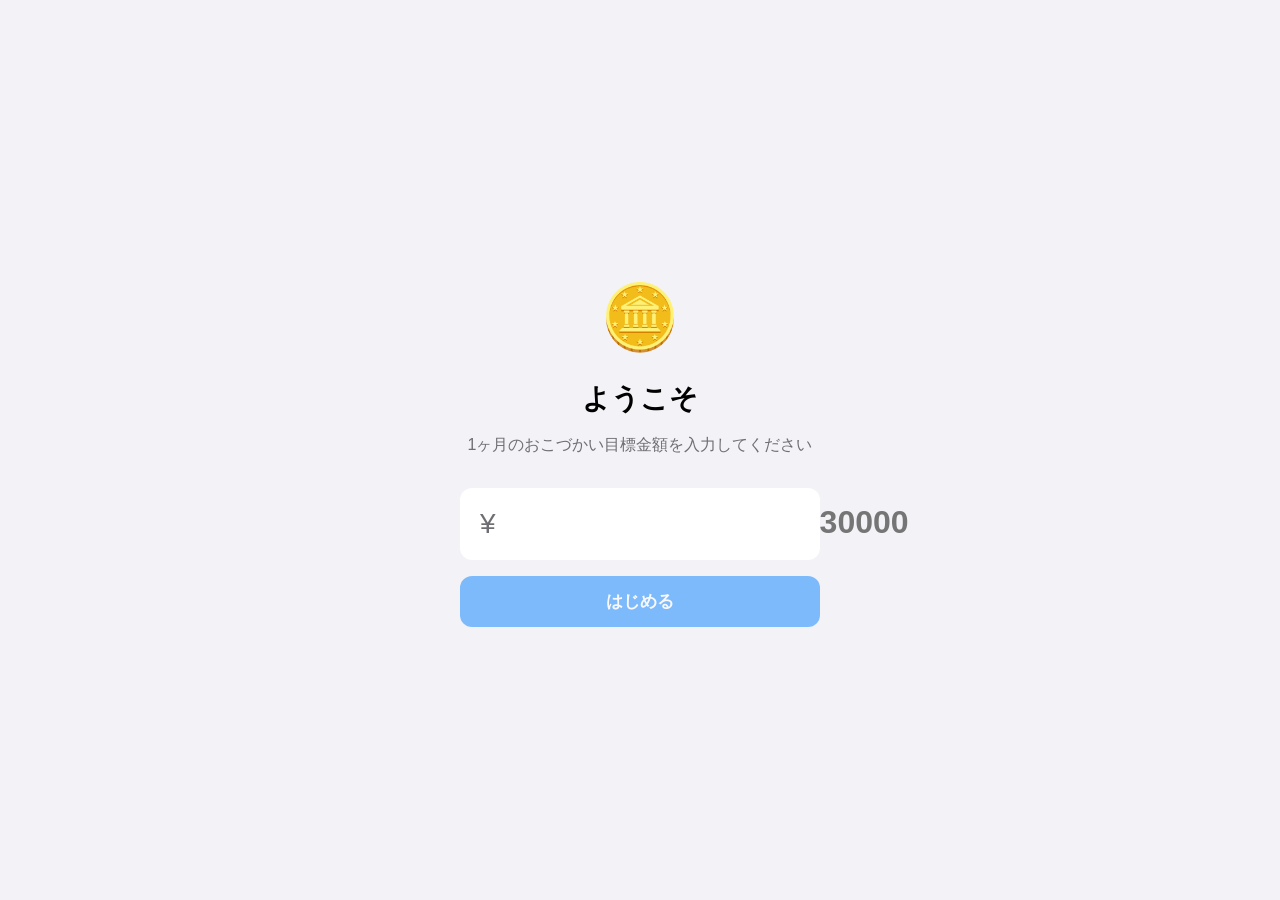
<file: index.html>
<!DOCTYPE html>
<html lang="ja">
<head>
  <meta charset="UTF-8">
  <meta name="viewport" content="width=device-width, initial-scale=1, viewport-fit=cover, user-scalable=no">
  <meta name="apple-mobile-web-app-capable" content="yes">
  <meta name="apple-mobile-web-app-status-bar-style" content="black-translucent">
  <meta name="apple-mobile-web-app-title" content="おこづかい">
  <meta name="theme-color" content="#6dc4b4">
  <title>おこづかい</title>
  <link rel="manifest" href="manifest.json">
  <link rel="apple-touch-icon" href="icon-192.png">
  <link rel="stylesheet" href="styles.css">
  <script src="https://accounts.google.com/gsi/client" async defer></script>
</head>
<body>
  <!-- 初回設定画面 -->
  <div id="screen-onboarding" class="screen hidden">
    <div class="onboarding-content">
      <div class="onboarding-emoji">🪙</div>
      <h1>ようこそ</h1>
      <p class="muted">1ヶ月のおこづかい目標金額を入力してください</p>
      <div class="amount-input-large">
        <span class="yen">¥</span>
        <input id="onboarding-amount" type="number" inputmode="numeric" placeholder="30000">
      </div>
      <button id="onboarding-start" class="btn-primary" disabled>はじめる</button>
    </div>
  </div>

  <!-- メイン画面 -->
  <div id="screen-main" class="screen hidden">
    <header class="app-header">
      <button class="header-btn" id="btn-settings" aria-label="設定">
        <svg viewBox="0 0 24 24" width="24" height="24" fill="currentColor"><path d="M12 15.5a3.5 3.5 0 1 0 0-7 3.5 3.5 0 0 0 0 7zm7.4-2.5l1.97 1.54a.5.5 0 0 1 .12.65l-1.86 3.22a.5.5 0 0 1-.6.22l-2.32-.94c-.49.37-1.02.69-1.6.92l-.35 2.46a.5.5 0 0 1-.5.43h-3.72a.5.5 0 0 1-.5-.43l-.35-2.46c-.58-.23-1.11-.55-1.6-.92l-2.32.94a.5.5 0 0 1-.6-.22L3.31 15.19a.5.5 0 0 1 .12-.65L5.4 13a7.6 7.6 0 0 1 0-2L3.43 9.46a.5.5 0 0 1-.12-.65l1.86-3.22a.5.5 0 0 1 .6-.22l2.32.94c.49-.37 1.02-.69 1.6-.92l.35-2.46a.5.5 0 0 1 .5-.43h3.72c.25 0 .46.18.5.43l.35 2.46c.58.23 1.11.55 1.6.92l2.32-.94a.5.5 0 0 1 .6.22l1.86 3.22a.5.5 0 0 1-.12.65L18.6 11a7.6 7.6 0 0 1 0 2z"/></svg>
      </button>
      <h1 class="app-title">おこづかい</h1>
      <button class="header-btn" id="btn-sync" aria-label="同期">
        <svg viewBox="0 0 24 24" width="24" height="24" fill="currentColor"><path d="M12 4V1L8 5l4 4V6c3.31 0 6 2.69 6 6 0 1.01-.25 1.97-.7 2.8l1.46 1.46A7.93 7.93 0 0 0 20 12c0-4.42-3.58-8-8-8zm0 14c-3.31 0-6-2.69-6-6 0-1.01.25-1.97.7-2.8L5.24 7.74A7.93 7.93 0 0 0 4 12c0 4.42 3.58 8 8 8v3l4-4-4-4v3z"/></svg>
      </button>
    </header>

    <div class="content-scroll">
      <!-- 残高カード -->
      <div class="card balance-card" id="balance-card">
        <button class="piggy-btn" id="btn-piggy" aria-label="貯金箱">
          <img src="[data-uri]" alt="貯金箱" class="piggy-icon">
        </button>
        <div class="muted small">今月の残り</div>
        <div class="balance-amount" id="balance-amount">¥0</div>
        <div class="balance-goal hidden" id="balance-goal"></div>
        <div id="savings-badge" class="hidden"></div>
        <div class="progress-bar">
          <div class="progress-fill" id="progress-fill"></div>
        </div>
        <div class="balance-meta">
          <span id="balance-spent">使った: ¥0</span>
          <span id="balance-budget">目標: ¥0</span>
        </div>
        <div id="motivation-message" class="motivation-message hidden"></div>
      </div>

      <!-- カテゴリ別 円グラフ -->
      <div class="card chart-card hidden" id="chart-card">
        <div class="chart-header">
          <span class="muted small">今月の内訳</span>
          <span class="muted small" id="chart-total"></span>
        </div>
        <div class="chart-container">
          <div id="chart-svg"></div>
          <div id="chart-legend"></div>
        </div>
      </div>

      <!-- 支出リスト -->
      <div class="card expense-list-card" id="expense-list-card">
        <div class="muted small">今月の記録</div>
        <div id="expense-list"></div>
        <div id="expense-empty" class="empty-state hidden">
          <p>まだ記録がありません</p>
          <p class="small muted">右下の「+」から追加できます</p>
        </div>
      </div>
    </div>

    <button class="fab" id="btn-add" aria-label="追加">
      <svg viewBox="0 0 24 24" width="32" height="32" fill="currentColor"><path d="M19 13h-6v6h-2v-6H5v-2h6V5h2v6h6v2z"/></svg>
    </button>
  </div>

  <!-- 追加・編集モーダル -->
  <div id="modal-edit" class="modal hidden">
    <div class="modal-card">
      <div class="modal-header">
        <button class="text-btn" id="edit-cancel">キャンセル</button>
        <h2 class="modal-title" id="edit-title">支出を追加</h2>
        <span class="text-btn" style="visibility:hidden;">保存</span>
      </div>
      <div class="modal-body">
        <div class="form-section">
          <label class="form-label">金額</label>
          <div class="amount-input">
            <span class="yen">¥</span>
            <input id="edit-amount" type="number" inputmode="numeric" placeholder="0" class="form-input">
          </div>
        </div>
        <div class="form-section">
          <label class="form-label">品目</label>
          <input id="edit-name" type="text" placeholder="例: ネイル代" class="form-input">
        </div>
        <div class="form-section">
          <label class="form-label">カテゴリ</label>
          <select id="edit-category" class="form-select"></select>
          <p class="form-help">品目から自動推定。違うときだけ変更してください。</p>
        </div>
        <div class="form-section">
          <label class="form-label">購入日</label>
          <input id="edit-date" type="date" class="form-input">
        </div>
        <div class="form-section">
          <div class="preview-row">
            <span class="muted">追加後の残高</span>
            <span id="edit-preview" class="mono"></span>
          </div>
        </div>
        <button class="btn-primary" id="edit-save" disabled>保存</button>
        <div id="edit-delete-section" class="hidden">
          <button class="btn-danger" id="edit-delete">この記録を削除</button>
        </div>
      </div>
    </div>
  </div>

  <!-- 設定モーダル -->
  <div id="modal-settings" class="modal hidden">
    <div class="modal-card">
      <div class="modal-header">
        <h2 class="modal-title">設定</h2>
        <button class="text-btn primary" id="settings-close">閉じる</button>
      </div>
      <div class="modal-body">
        <div class="form-section">
          <label class="form-label">月のおこづかい目標（今月分のみ変更されます）</label>
          <div class="amount-input">
            <span class="yen">¥</span>
            <input id="settings-budget" type="number" inputmode="numeric" class="form-input">
          </div>
          <p class="form-help">変更は今月に反映されます。過去月の目標額は元のまま固定されます。</p>
        </div>

        <div class="form-section">
          <label class="form-label">今月の目標（自由記入）</label>
          <input id="settings-goal" type="text" class="form-input" placeholder="例: 貯金優先！">
          <p class="form-help">今月に向けての気持ちや目標を残せます。メイン画面に表示されます。</p>
        </div>

        <div class="form-section">
          <div class="toggle-row">
            <div>
              <div>節約分を翌週以降に分配</div>
              <div class="form-help">オン: 完了週の余りを残り週で均等分配 / オフ: 各週独立</div>
            </div>
            <label class="switch">
              <input type="checkbox" id="settings-rollover">
              <span class="slider"></span>
            </label>
          </div>
        </div>

        <div class="section-header">Google アカウント</div>
        <div class="form-section">
          <div id="auth-status" class="auth-status">
            <span id="auth-text" class="muted">未接続</span>
            <button id="btn-signin" class="btn-secondary">Googleでサインイン</button>
            <button id="btn-signout" class="btn-secondary hidden">サインアウト</button>
          </div>
        </div>

        <div class="section-header">スプレッドシート</div>
        <div class="form-section">
          <label class="form-label">スプレッドシートID</label>
          <input id="settings-ss-id" type="text" class="form-input" autocapitalize="off" autocorrect="off">
          <p class="form-help">URLの /d/ と /edit の間の文字列</p>
        </div>
        <div class="form-section">
          <label class="form-label">シート名（タブ名）</label>
          <input id="settings-sheet-name" type="text" class="form-input" autocapitalize="off">
        </div>
        <div class="form-section">
          <button id="btn-fetch-categories" class="btn-secondary">シートからカテゴリを取り込む</button>
        </div>
        <div id="categories-list-section" class="form-section hidden">
          <label class="form-label">カテゴリ（スワイプ／✕で削除）</label>
          <div id="categories-list" class="categories-list"></div>
        </div>

        <div id="history-section" class="form-section hidden">
          <div class="section-header">過去の月</div>
          <div id="history-list"></div>
        </div>

        <div class="section-header">バックアップ</div>
        <div class="form-section">
          <button id="btn-export" class="btn-secondary">📥 データを書き出す</button>
        </div>
        <div class="form-section">
          <label class="btn-secondary" style="display:block;text-align:center;cursor:pointer;">
            📤 バックアップから復元
            <input type="file" id="import-file" accept=".json,application/json" style="display:none;">
          </label>
          <p class="form-help">JSONファイルから過去のデータを読み込みます。現在のデータは上書きされます。</p>
        </div>

        <div class="section-header">アプリ</div>
        <div class="form-section">
          <button id="btn-force-reload" class="btn-secondary">🔄 強制的に最新版へ更新</button>
          <p class="form-help">キャッシュを消して最新版を取り直します。データは維持されます。</p>
          <p class="form-help" id="settings-version" style="text-align:right;margin-top:8px;">Version: —</p>
        </div>
      </div>
    </div>
  </div>

  <!-- 月末サマリー -->
  <div id="modal-summary" class="modal hidden">
    <div class="modal-card">
      <div class="modal-header">
        <h2 class="modal-title">月末サマリー</h2>
        <button class="text-btn primary" id="summary-close">閉じる</button>
      </div>
      <div class="modal-body" id="summary-body"></div>
    </div>
  </div>

  <!-- カテゴリ別表示（サマリーの上に重ねて開く） -->
  <div id="modal-categories" class="modal hidden">
    <div class="modal-card">
      <div class="modal-header">
        <button class="text-btn" id="categories-back">戻る</button>
        <h2 class="modal-title">カテゴリ別</h2>
        <span class="text-btn" style="visibility:hidden;">戻る</span>
      </div>
      <div class="modal-body" id="categories-body"></div>
    </div>
  </div>

  <!-- トースト/アラート -->
  <div id="toast" class="toast hidden"></div>

  <script type="module" src="app.js"></script>
</body>
</html>
</file>
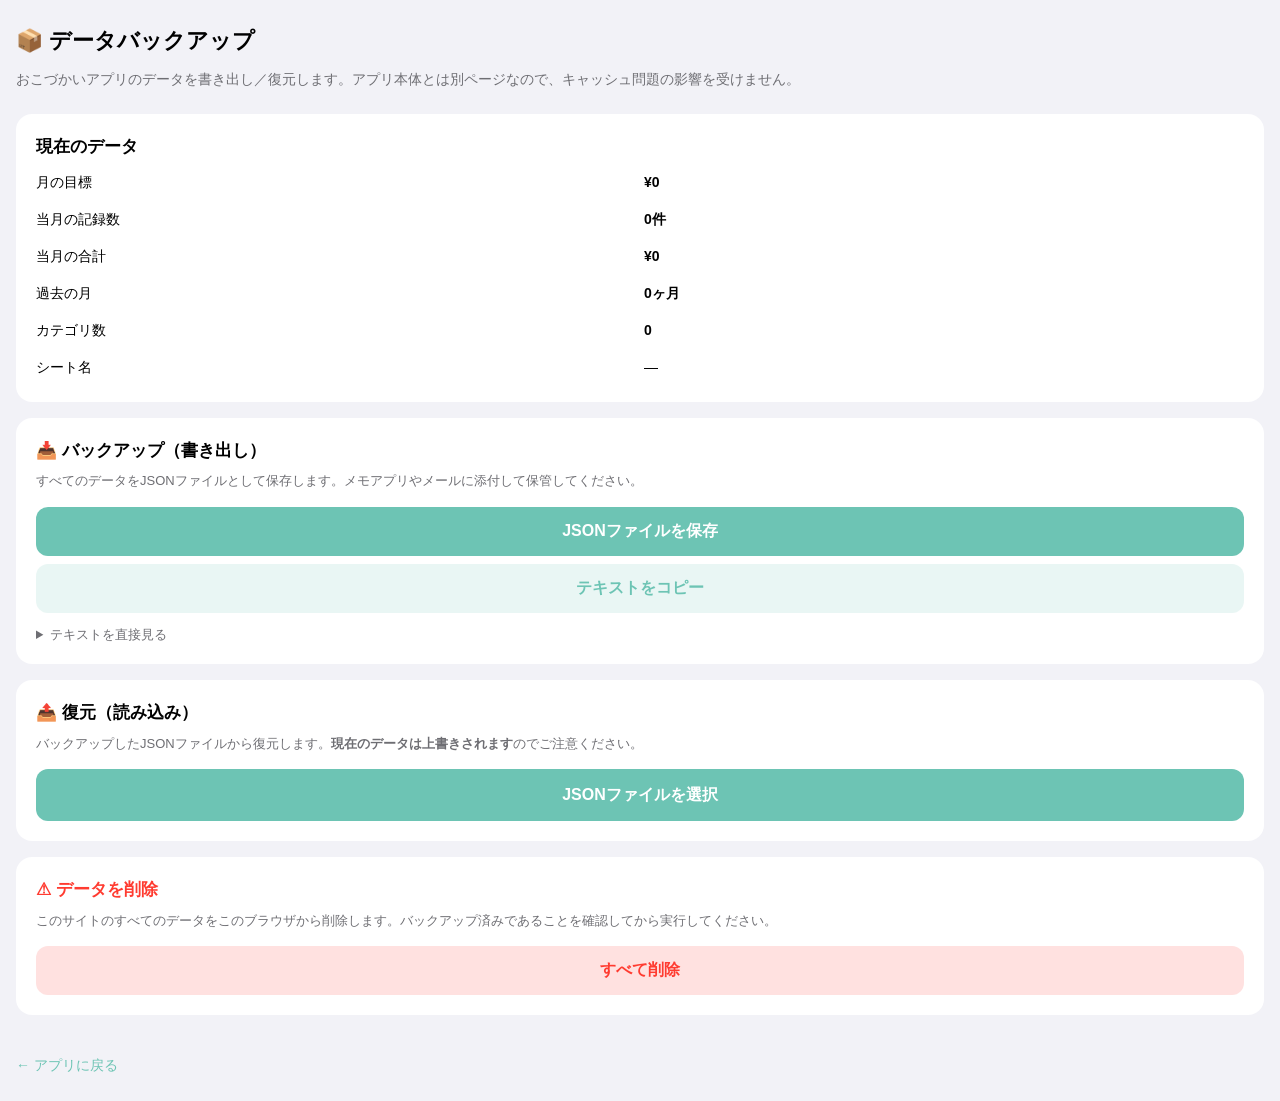
<file: backup.html>
<!DOCTYPE html>
<html lang="ja">
<head>
  <meta charset="UTF-8">
  <meta name="viewport" content="width=device-width, initial-scale=1, viewport-fit=cover">
  <title>おこづかい — データバックアップ</title>
  <style>
    :root {
      --bg: #f2f2f7;
      --card: #fff;
      --text: #000;
      --muted: #6e6e73;
      --accent: #6dc4b4;
      --separator: #e5e5ea;
    }
    @media (prefers-color-scheme: dark) {
      :root {
        --bg: #000;
        --card: #1c1c1e;
        --text: #fff;
        --muted: #98989f;
        --separator: #38383a;
      }
    }
    * { box-sizing: border-box; margin: 0; padding: 0; }
    body {
      font-family: -apple-system, "Hiragino Sans", sans-serif;
      background: var(--bg);
      color: var(--text);
      padding: max(24px, env(safe-area-inset-top)) 16px 24px;
      line-height: 1.5;
    }
    h1 {
      font-size: 22px;
      margin-bottom: 12px;
    }
    .lead {
      color: var(--muted);
      font-size: 14px;
      margin-bottom: 24px;
    }
    .card {
      background: var(--card);
      border-radius: 16px;
      padding: 20px;
      margin-bottom: 16px;
    }
    .card h2 {
      font-size: 17px;
      margin-bottom: 8px;
    }
    .card p {
      font-size: 13px;
      color: var(--muted);
      margin-bottom: 16px;
    }
    button, label.btn {
      display: block;
      width: 100%;
      background: var(--accent);
      color: white;
      border: 0;
      border-radius: 12px;
      padding: 14px 16px;
      font-size: 16px;
      font-weight: 600;
      cursor: pointer;
      text-align: center;
      font-family: inherit;
    }
    button.secondary, label.btn.secondary {
      background: rgba(109, 196, 180, 0.15);
      color: var(--accent);
    }
    .danger {
      background: rgba(255, 59, 48, 0.15);
      color: #ff3b30;
    }
    input[type="file"] { display: none; }
    textarea {
      width: 100%;
      min-height: 200px;
      font-family: ui-monospace, monospace;
      font-size: 12px;
      border: 1px solid var(--separator);
      border-radius: 8px;
      padding: 8px;
      background: var(--bg);
      color: var(--text);
      margin-top: 8px;
    }
    .stats {
      display: grid;
      grid-template-columns: 1fr 1fr;
      gap: 8px;
      font-size: 14px;
    }
    .stats div { padding: 4px 0; }
    .stats .num { font-weight: 600; font-variant-numeric: tabular-nums; }
    #toast {
      position: fixed;
      bottom: 24px;
      left: 50%;
      transform: translateX(-50%);
      background: rgba(0,0,0,0.85);
      color: white;
      padding: 12px 20px;
      border-radius: 12px;
      font-size: 14px;
      max-width: 80%;
      text-align: center;
      display: none;
    }
    .back-link {
      display: inline-block;
      margin-top: 24px;
      color: var(--accent);
      text-decoration: none;
      font-size: 14px;
    }
  </style>
</head>
<body>
  <h1>📦 データバックアップ</h1>
  <p class="lead">おこづかいアプリのデータを書き出し／復元します。アプリ本体とは別ページなので、キャッシュ問題の影響を受けません。</p>

  <div class="card">
    <h2>現在のデータ</h2>
    <div class="stats" id="stats"></div>
  </div>

  <div class="card">
    <h2>📥 バックアップ（書き出し）</h2>
    <p>すべてのデータをJSONファイルとして保存します。メモアプリやメールに添付して保管してください。</p>
    <button onclick="downloadBackup()">JSONファイルを保存</button>
    <button class="secondary" onclick="copyToClipboard()" style="margin-top:8px;">テキストをコピー</button>
    <details style="margin-top:12px;">
      <summary style="cursor:pointer;font-size:13px;color:var(--muted);">テキストを直接見る</summary>
      <textarea id="dataText" readonly></textarea>
    </details>
  </div>

  <div class="card">
    <h2>📤 復元（読み込み）</h2>
    <p>バックアップしたJSONファイルから復元します。<strong>現在のデータは上書きされます</strong>のでご注意ください。</p>
    <label class="btn">
      JSONファイルを選択
      <input type="file" accept=".json,application/json" id="fileInput">
    </label>
  </div>

  <div class="card">
    <h2 style="color:#ff3b30;">⚠ データを削除</h2>
    <p>このサイトのすべてのデータをこのブラウザから削除します。バックアップ済みであることを確認してから実行してください。</p>
    <button class="danger" onclick="clearAll()">すべて削除</button>
  </div>

  <a class="back-link" href="./index.html">← アプリに戻る</a>
  <div id="toast"></div>

  <script>
    const STORAGE_KEY = "kakeibo.v1";

    function getData() {
      try {
        return JSON.parse(localStorage.getItem(STORAGE_KEY) || "{}");
      } catch { return {}; }
    }

    function showToast(msg) {
      const t = document.getElementById("toast");
      t.textContent = msg;
      t.style.display = "block";
      clearTimeout(t._timer);
      t._timer = setTimeout(() => t.style.display = "none", 2500);
    }

    function formatYen(n) {
      const s = n < 0 ? "-" : "";
      return s + "¥" + Math.abs(n).toLocaleString("en-US");
    }

    function renderStats() {
      const d = getData();
      const exp = (d.expenses || []);
      const total = exp.reduce((a, e) => a + (e.amount || 0), 0);
      const histKeys = Object.keys(d.history || {});
      const stats = document.getElementById("stats");
      stats.innerHTML = `
        <div>月の目標</div><div class="num">${formatYen(d.monthlyBudget || 0)}</div>
        <div>当月の記録数</div><div class="num">${exp.length}件</div>
        <div>当月の合計</div><div class="num">${formatYen(total)}</div>
        <div>過去の月</div><div class="num">${histKeys.length}ヶ月</div>
        <div>カテゴリ数</div><div class="num">${(d.categoryRows || []).length}</div>
        <div>シート名</div><div>${d.sheetName || "—"}</div>
      `;
      document.getElementById("dataText").value = JSON.stringify(d, null, 2);
    }

    function downloadBackup() {
      const d = getData();
      if (!Object.keys(d).length) {
        showToast("保存するデータがありません");
        return;
      }
      const blob = new Blob([JSON.stringify(d, null, 2)], { type: "application/json" });
      const url = URL.createObjectURL(blob);
      const a = document.createElement("a");
      const date = new Date().toISOString().slice(0, 10);
      a.href = url;
      a.download = `okozukai-backup-${date}.json`;
      document.body.appendChild(a);
      a.click();
      document.body.removeChild(a);
      URL.revokeObjectURL(url);
      showToast("ダウンロードしました");
    }

    function copyToClipboard() {
      const text = JSON.stringify(getData(), null, 2);
      if (navigator.clipboard) {
        navigator.clipboard.writeText(text).then(
          () => showToast("コピーしました"),
          () => fallbackCopy(text)
        );
      } else {
        fallbackCopy(text);
      }
    }

    function fallbackCopy(text) {
      const ta = document.getElementById("dataText");
      ta.style.display = "block";
      ta.select();
      try {
        document.execCommand("copy");
        showToast("コピーしました");
      } catch (e) {
        showToast("コピー失敗。手動でテキストを選択してください");
      }
    }

    document.getElementById("fileInput").addEventListener("change", (e) => {
      const file = e.target.files[0];
      if (!file) return;
      const reader = new FileReader();
      reader.onload = (ev) => {
        try {
          const data = JSON.parse(ev.target.result);
          if (!confirm("現在のデータを上書きします。よろしいですか？")) return;
          localStorage.setItem(STORAGE_KEY, JSON.stringify(data));
          renderStats();
          showToast("復元しました");
        } catch (err) {
          showToast("ファイル読み込み失敗: " + err.message);
        }
      };
      reader.readAsText(file);
    });

    function clearAll() {
      if (!confirm("本当にすべてのデータを削除しますか？")) return;
      if (!confirm("最終確認: 復元できなくなります。続けますか？")) return;
      localStorage.removeItem(STORAGE_KEY);
      renderStats();
      showToast("削除しました");
    }

    renderStats();
  </script>
</body>
</html>
</file>
<file: styles.css>
/* ===== Variables ===== */
:root {
  --bg: #f2f2f7;
  --bg-elevated: #ffffff;
  --bg-tertiary: #f9f9fb;
  --text: #000;
  --text-secondary: #6e6e73;
  --text-tertiary: #aeaeb2;
  --accent: #0a84ff;
  --accent-bg: rgba(10, 132, 255, 0.12);
  --green: #34c759;
  --green-bg: rgba(52, 199, 89, 0.12);
  --orange: #ff9500;
  --orange-bg: rgba(255, 149, 0, 0.12);
  --red: #ff3b30;
  --red-bg: rgba(255, 59, 48, 0.12);
  --blue: #007aff;
  --blue-bg: rgba(0, 122, 255, 0.12);
  --separator: #e5e5ea;
  --shadow: 0 1px 3px rgba(0, 0, 0, 0.06);
}

@media (prefers-color-scheme: dark) {
  :root {
    --bg: #000;
    --bg-elevated: #1c1c1e;
    --bg-tertiary: #2c2c2e;
    --text: #fff;
    --text-secondary: #98989f;
    --text-tertiary: #6e6e73;
    --separator: #38383a;
  }
}

/* ===== Reset ===== */
* { box-sizing: border-box; margin: 0; padding: 0; }
html, body {
  height: 100%;
  width: 100%;
  overscroll-behavior: none;
}
body {
  font-family: -apple-system, BlinkMacSystemFont, "SF Pro JP", "Hiragino Sans", "Helvetica Neue", sans-serif;
  background: var(--bg);
  color: var(--text);
  font-size: 16px;
  line-height: 1.4;
  -webkit-font-smoothing: antialiased;
}
button { font-family: inherit; font-size: inherit; cursor: pointer; border: 0; background: transparent; color: inherit; }
input, select { font-family: inherit; font-size: inherit; color: inherit; }
.hidden { display: none !important; }
.mono { font-variant-numeric: tabular-nums; }
.muted { color: var(--text-secondary); }
.small { font-size: 13px; }

/* ===== Screen ===== */
.screen {
  position: fixed;
  inset: 0;
  display: flex;
  flex-direction: column;
  background: var(--bg);
}

/* ===== Onboarding ===== */
#screen-onboarding {
  align-items: center;
  justify-content: center;
  padding: 24px;
}
.onboarding-content {
  display: flex;
  flex-direction: column;
  align-items: center;
  gap: 16px;
  text-align: center;
  max-width: 360px;
  width: 100%;
}
.onboarding-emoji { font-size: 64px; }
.onboarding-content h1 { font-size: 28px; font-weight: 700; }

.amount-input-large {
  display: flex;
  align-items: baseline;
  gap: 8px;
  background: var(--bg-elevated);
  border-radius: 12px;
  padding: 16px 20px;
  width: 100%;
  margin-top: 16px;
}
.amount-input-large .yen { font-size: 28px; color: var(--text-secondary); }
.amount-input-large input {
  flex: 1;
  border: 0;
  outline: 0;
  background: transparent;
  font-size: 32px;
  font-weight: 600;
  font-variant-numeric: tabular-nums;
  text-align: right;
}

/* ===== Main Header ===== */
.app-header {
  display: flex;
  align-items: center;
  justify-content: space-between;
  padding: 8px 12px;
  padding-top: max(12px, calc(env(safe-area-inset-top) + 8px));
  background: var(--bg);
  border-bottom: 1px solid var(--separator);
}
.app-title {
  font-size: 17px;
  font-weight: 600;
  flex: 1;
  text-align: center;
}
.header-btn {
  width: 44px;
  height: 44px;
  display: flex;
  align-items: center;
  justify-content: center;
  color: var(--accent);
}
.header-btn:disabled { opacity: 0.4; }

/* ===== Content ===== */
.content-scroll {
  flex: 1;
  overflow-y: auto;
  padding: 12px 16px 100px;
  -webkit-overflow-scrolling: touch;
}

/* ===== Cards ===== */
.card {
  background: var(--bg-elevated);
  border-radius: 16px;
  padding: 16px;
  margin-bottom: 12px;
  box-shadow: var(--shadow);
}

.balance-card { position: relative; }
.balance-card .balance-amount {
  font-size: 44px;
  font-weight: 700;
  font-variant-numeric: tabular-nums;
  margin: 4px 0 8px;
}
.balance-card .balance-amount.negative { color: var(--red); }

.piggy-btn {
  position: absolute;
  top: 14px;
  right: 14px;
  width: 52px;
  height: 52px;
  border-radius: 26px;
  background: rgba(0, 0, 0, 0.06);
  color: var(--text-tertiary);
  display: flex;
  align-items: center;
  justify-content: center;
  border: 0;
  cursor: pointer;
  transition: transform 0.15s ease, background 0.25s ease, box-shadow 0.25s ease;
  padding: 0;
  overflow: hidden;
}
@media (prefers-color-scheme: dark) {
  .piggy-btn { background: rgba(255, 255, 255, 0.08); }
}
.piggy-btn:active { transform: scale(0.9); }
.piggy-icon {
  display: block;
  width: 30px;
  height: 26px;
  object-fit: contain;
  object-position: center;
  opacity: 0.55;
  background: transparent;
  transition: opacity 0.25s ease, filter 0.25s ease;
}
/* ダークモードでは黒い豚が見えなくなるので白く反転 */
@media (prefers-color-scheme: dark) {
  .piggy-icon { filter: invert(1); }
}
.piggy-btn.has-money {
  background: rgba(255, 200, 70, 0.18);
  box-shadow: 0 0 0 2px rgba(255, 200, 70, 0.3);
  animation: piggyWiggle 3s ease-in-out infinite;
}
.piggy-btn.has-money .piggy-icon {
  opacity: 1;
}
@keyframes piggyWiggle {
  0%, 70%, 100% { transform: rotate(0deg); }
  75% { transform: rotate(-6deg); }
  80% { transform: rotate(6deg); }
  85% { transform: rotate(-4deg); }
  90% { transform: rotate(4deg); }
  95% { transform: rotate(0deg); }
}

#savings-badge {
  display: inline-flex;
  align-items: center;
  gap: 6px;
  font-size: 14px;
  font-weight: 600;
  padding: 4px 10px;
  border-radius: 999px;
  margin-bottom: 8px;
}
#savings-badge.positive { background: var(--green-bg); color: var(--green); }
#savings-badge.negative { background: var(--orange-bg); color: var(--orange); }

.progress-bar {
  height: 6px;
  background: var(--bg-tertiary);
  border-radius: 3px;
  overflow: hidden;
  margin: 8px 0 6px;
}
.progress-fill {
  height: 100%;
  background: var(--accent);
  transition: width 0.2s ease;
}
.progress-fill.over { background: var(--red); }

.balance-meta {
  display: flex;
  justify-content: space-between;
  font-size: 13px;
  color: var(--text-secondary);
}

.balance-goal {
  margin: 0 0 12px;
  padding: 8px 12px;
  background: rgba(109, 196, 180, 0.12);
  border-radius: 8px;
  font-size: 14px;
  color: var(--text);
  font-weight: 500;
}

.chart-card {
  padding: 16px;
}
.chart-header {
  display: flex;
  justify-content: space-between;
  align-items: baseline;
  margin-bottom: 8px;
}
.chart-container {
  display: flex;
  gap: 12px;
  align-items: center;
  flex-wrap: nowrap;
}
#chart-svg {
  flex: 0 0 40%;
  max-width: 160px;
  min-width: 120px;
}
#chart-legend {
  flex: 1 1 auto;
  min-width: 0;
  display: flex;
  flex-direction: column;
  gap: 4px;
  font-size: 12px;
  max-height: 200px;
  overflow-y: auto;
}
.legend-item {
  display: flex;
  align-items: center;
  gap: 6px;
  padding: 2px 0;
}
.legend-color {
  width: 10px;
  height: 10px;
  border-radius: 2px;
  flex-shrink: 0;
}
.legend-icon {
  font-size: 14px;
  flex-shrink: 0;
  line-height: 1;
}
.legend-name {
  flex: 1 1 auto;
  min-width: 0;
  overflow: hidden;
  text-overflow: ellipsis;
  white-space: nowrap;
}
.legend-amount {
  color: var(--text-secondary);
  font-variant-numeric: tabular-nums;
  flex-shrink: 0;
  font-size: 11px;
}
.legend-pct {
  margin-left: 4px;
  color: var(--text-tertiary);
}

.motivation-message {
  margin-top: 12px;
  padding: 10px 12px;
  background: var(--bg-tertiary);
  border-radius: 10px;
  font-size: 14px;
  color: var(--text);
  line-height: 1.5;
  text-align: center;
}

/* Weekly */
.week-row {
  display: flex;
  align-items: center;
  justify-content: space-between;
  padding: 10px 0;
}
.week-row + .week-row { border-top: 1px solid var(--separator); }
.week-row-left { display: flex; flex-direction: column; gap: 2px; }
.week-row-label { display: flex; align-items: center; gap: 6px; font-size: 16px; }
.week-row-label.current { color: var(--accent); font-weight: 600; }
.week-row-dates { font-size: 12px; color: var(--text-secondary); }
.week-row-right { display: flex; flex-direction: column; align-items: flex-end; gap: 2px; }
.week-row-remaining { font-size: 16px; font-weight: 600; font-variant-numeric: tabular-nums; }
.week-row-remaining.green { color: var(--green); }
.week-row-remaining.red { color: var(--red); }
.week-row-budget { font-size: 12px; color: var(--text-secondary); font-variant-numeric: tabular-nums; }

.tag {
  display: inline-block;
  font-size: 11px;
  font-weight: 700;
  padding: 2px 6px;
  border-radius: 999px;
}
.tag.current { background: var(--accent-bg); color: var(--accent); }
.tag.rating-excellent { background: var(--green-bg); color: var(--green); }
.tag.rating-good { background: var(--blue-bg); color: var(--blue); }
.tag.rating-warning { background: var(--orange-bg); color: var(--orange); }
.tag.rating-over { background: var(--red-bg); color: var(--red); }

/* Expense list */
.expense-row {
  display: flex;
  align-items: center;
  gap: 12px;
  padding: 12px 0;
}
.expense-row + .expense-row { border-top: 1px solid var(--separator); }
.expense-row:hover, .expense-row:active { background: var(--bg-tertiary); border-radius: 8px; }
.expense-avatar {
  width: 40px;
  height: 40px;
  border-radius: 50%;
  display: flex;
  align-items: center;
  justify-content: center;
  font-size: 20px;
  flex-shrink: 0;
  line-height: 1;
}
.expense-info { display: flex; flex-direction: column; gap: 4px; flex: 1; min-width: 0; }
.expense-name { font-size: 16px; }
.expense-meta { display: flex; align-items: center; gap: 8px; font-size: 12px; color: var(--text-secondary); }
.expense-cat-chip { background: var(--bg-tertiary); padding: 2px 8px; border-radius: 999px; }
.expense-amount { font-size: 16px; font-weight: 500; font-variant-numeric: tabular-nums; }

.empty-state { padding: 24px 0; text-align: center; }

/* FAB */
.fab {
  position: fixed;
  right: 16px;
  bottom: max(16px, calc(env(safe-area-inset-bottom) + 16px));
  width: 56px;
  height: 56px;
  border-radius: 50%;
  background: var(--accent);
  color: white;
  display: flex;
  align-items: center;
  justify-content: center;
  box-shadow: 0 4px 12px rgba(10, 132, 255, 0.4);
}
.fab:active { transform: scale(0.95); }

/* Modal */
.modal {
  position: fixed;
  inset: 0;
  background: rgba(0, 0, 0, 0.4);
  z-index: 100;
  display: flex;
  align-items: flex-end;
  justify-content: center;
}
.modal-card {
  background: var(--bg);
  width: 100%;
  height: 100%;
  border-radius: 12px 12px 0 0;
  display: flex;
  flex-direction: column;
  animation: slideUp 0.25s ease;
}
@keyframes slideUp {
  from { transform: translateY(100%); }
  to { transform: translateY(0); }
}

.modal-header {
  display: flex;
  align-items: center;
  justify-content: space-between;
  padding: 12px 16px;
  padding-top: max(12px, calc(env(safe-area-inset-top) + 8px));
  border-bottom: 1px solid var(--separator);
  background: var(--bg);
  position: sticky;
  top: 0;
  z-index: 10;
}
.modal-title { font-size: 17px; font-weight: 600; flex: 1; text-align: center; }
.text-btn {
  font-size: 17px;
  color: var(--accent);
  padding: 4px 8px;
  min-width: 60px;
}
.text-btn.primary { font-weight: 600; }
.text-btn:disabled { opacity: 0.4; }

.modal-body {
  flex: 1;
  overflow-y: auto;
  padding: 16px;
  -webkit-overflow-scrolling: touch;
  padding-bottom: max(16px, env(safe-area-inset-bottom));
}

/* Form */
.form-section {
  margin-bottom: 16px;
  background: var(--bg-elevated);
  border-radius: 12px;
  padding: 12px 16px;
}
.form-label {
  display: block;
  font-size: 13px;
  color: var(--text-secondary);
  margin-bottom: 6px;
}
.form-input, .form-select {
  width: 100%;
  border: 0;
  outline: 0;
  background: transparent;
  font-size: 17px;
  padding: 4px 0;
}
.form-input::placeholder { color: var(--text-tertiary); }
.form-help {
  font-size: 12px;
  color: var(--text-secondary);
  margin-top: 4px;
}
.section-header {
  font-size: 13px;
  color: var(--text-secondary);
  text-transform: uppercase;
  margin: 16px 4px 8px;
  font-weight: 500;
  letter-spacing: 0.5px;
}

.amount-input {
  display: flex;
  align-items: baseline;
  gap: 6px;
}
.amount-input .yen { font-size: 17px; color: var(--text-secondary); }
.amount-input input {
  flex: 1;
  font-variant-numeric: tabular-nums;
}

.preview-row {
  display: flex;
  justify-content: space-between;
  font-size: 14px;
}

/* Buttons */
.btn-primary {
  background: var(--accent);
  color: white;
  font-weight: 600;
  padding: 14px 20px;
  border-radius: 12px;
  width: 100%;
  font-size: 17px;
}
.btn-primary:disabled { opacity: 0.5; }

.btn-secondary {
  background: var(--accent-bg);
  color: var(--accent);
  font-weight: 500;
  padding: 12px 16px;
  border-radius: 12px;
  width: 100%;
  font-size: 16px;
}

.btn-danger {
  background: var(--red-bg);
  color: var(--red);
  font-weight: 500;
  padding: 12px 16px;
  border-radius: 12px;
  width: 100%;
  font-size: 16px;
  margin-top: 8px;
}

/* Toggle switch */
.toggle-row {
  display: flex;
  justify-content: space-between;
  align-items: center;
  gap: 12px;
}
.switch {
  position: relative;
  display: inline-block;
  width: 51px;
  height: 31px;
  flex-shrink: 0;
}
.switch input { opacity: 0; width: 0; height: 0; }
.slider {
  position: absolute;
  cursor: pointer;
  inset: 0;
  background: #e9e9eb;
  border-radius: 999px;
  transition: 0.2s;
}
.slider::before {
  position: absolute;
  content: "";
  height: 27px; width: 27px;
  left: 2px; bottom: 2px;
  background: white;
  border-radius: 50%;
  transition: 0.2s;
  box-shadow: 0 2px 4px rgba(0,0,0,0.2);
}
.switch input:checked + .slider { background: var(--green); }
.switch input:checked + .slider::before { transform: translateX(20px); }

/* Auth */
.auth-status {
  display: flex;
  flex-direction: column;
  gap: 8px;
}

/* Categories list */
.categories-list { display: flex; flex-direction: column; }
.category-row {
  display: flex;
  align-items: center;
  justify-content: space-between;
  padding: 8px 0;
}
.category-row + .category-row { border-top: 1px solid var(--separator); }
.category-row .row-num { color: var(--text-secondary); font-variant-numeric: tabular-nums; font-size: 13px; }
.category-row .delete-btn { color: var(--red); padding: 4px 8px; font-size: 17px; }

/* History */
.history-row {
  display: flex;
  align-items: center;
  justify-content: space-between;
  padding: 12px 16px;
  background: var(--bg-elevated);
  border-radius: 12px;
  margin-bottom: 8px;
}
.history-row:active { background: var(--bg-tertiary); }
.history-row .chev { color: var(--text-tertiary); font-size: 14px; }

/* Toast */
.toast {
  position: fixed;
  bottom: max(80px, env(safe-area-inset-bottom));
  left: 50%;
  transform: translateX(-50%);
  background: rgba(0, 0, 0, 0.85);
  color: white;
  padding: 12px 20px;
  border-radius: 12px;
  font-size: 14px;
  max-width: 80%;
  text-align: center;
  z-index: 1000;
  pointer-events: none;
}
@media (prefers-color-scheme: dark) {
  .toast { background: rgba(255,255,255,0.95); color: black; }
}

/* Summary */
.summary-hero {
  text-align: center;
  padding: 24px 0;
}
.summary-hero .icon { font-size: 48px; margin-bottom: 8px; }
.summary-hero h3 { font-size: 22px; font-weight: 700; }
.summary-hero .saved {
  margin-top: 8px;
  font-size: 17px;
  font-weight: 600;
}
.summary-hero .saved.green { color: var(--green); }
.summary-hero .saved.orange { color: var(--orange); }
</file>
